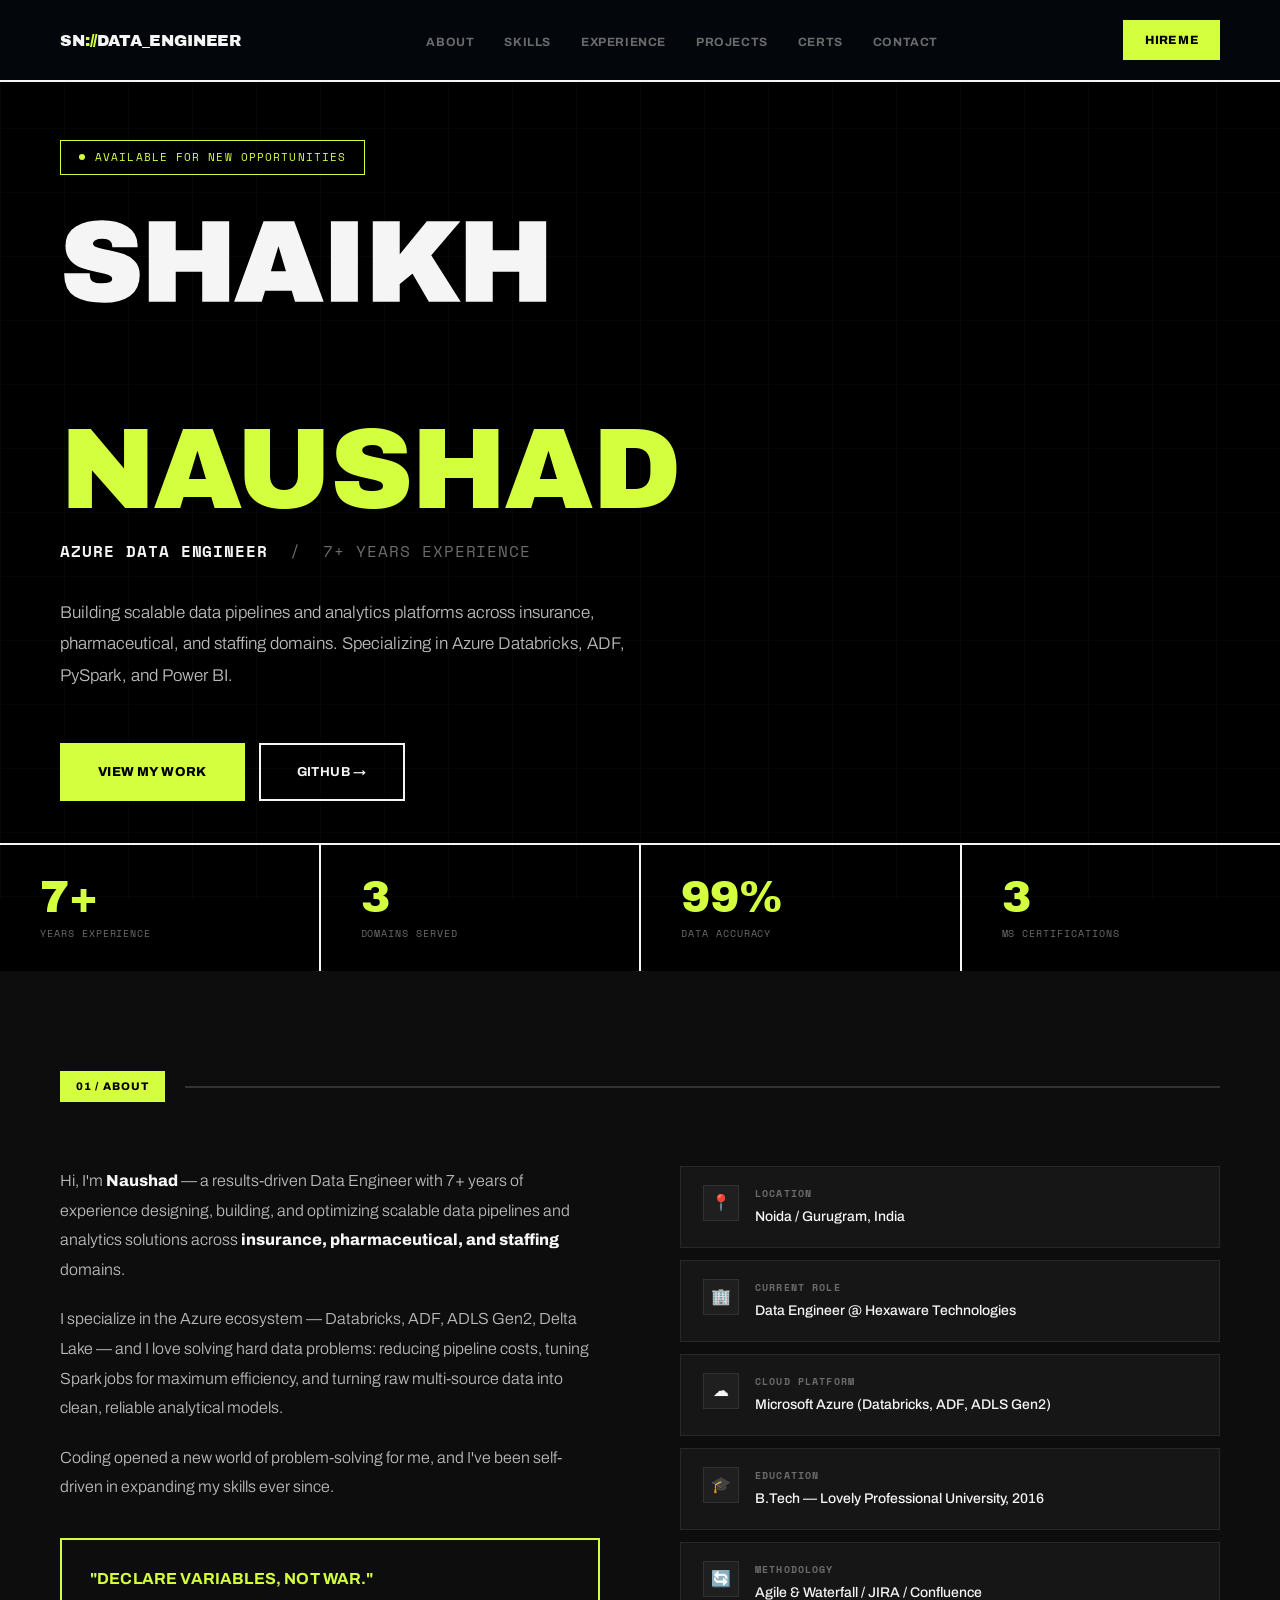
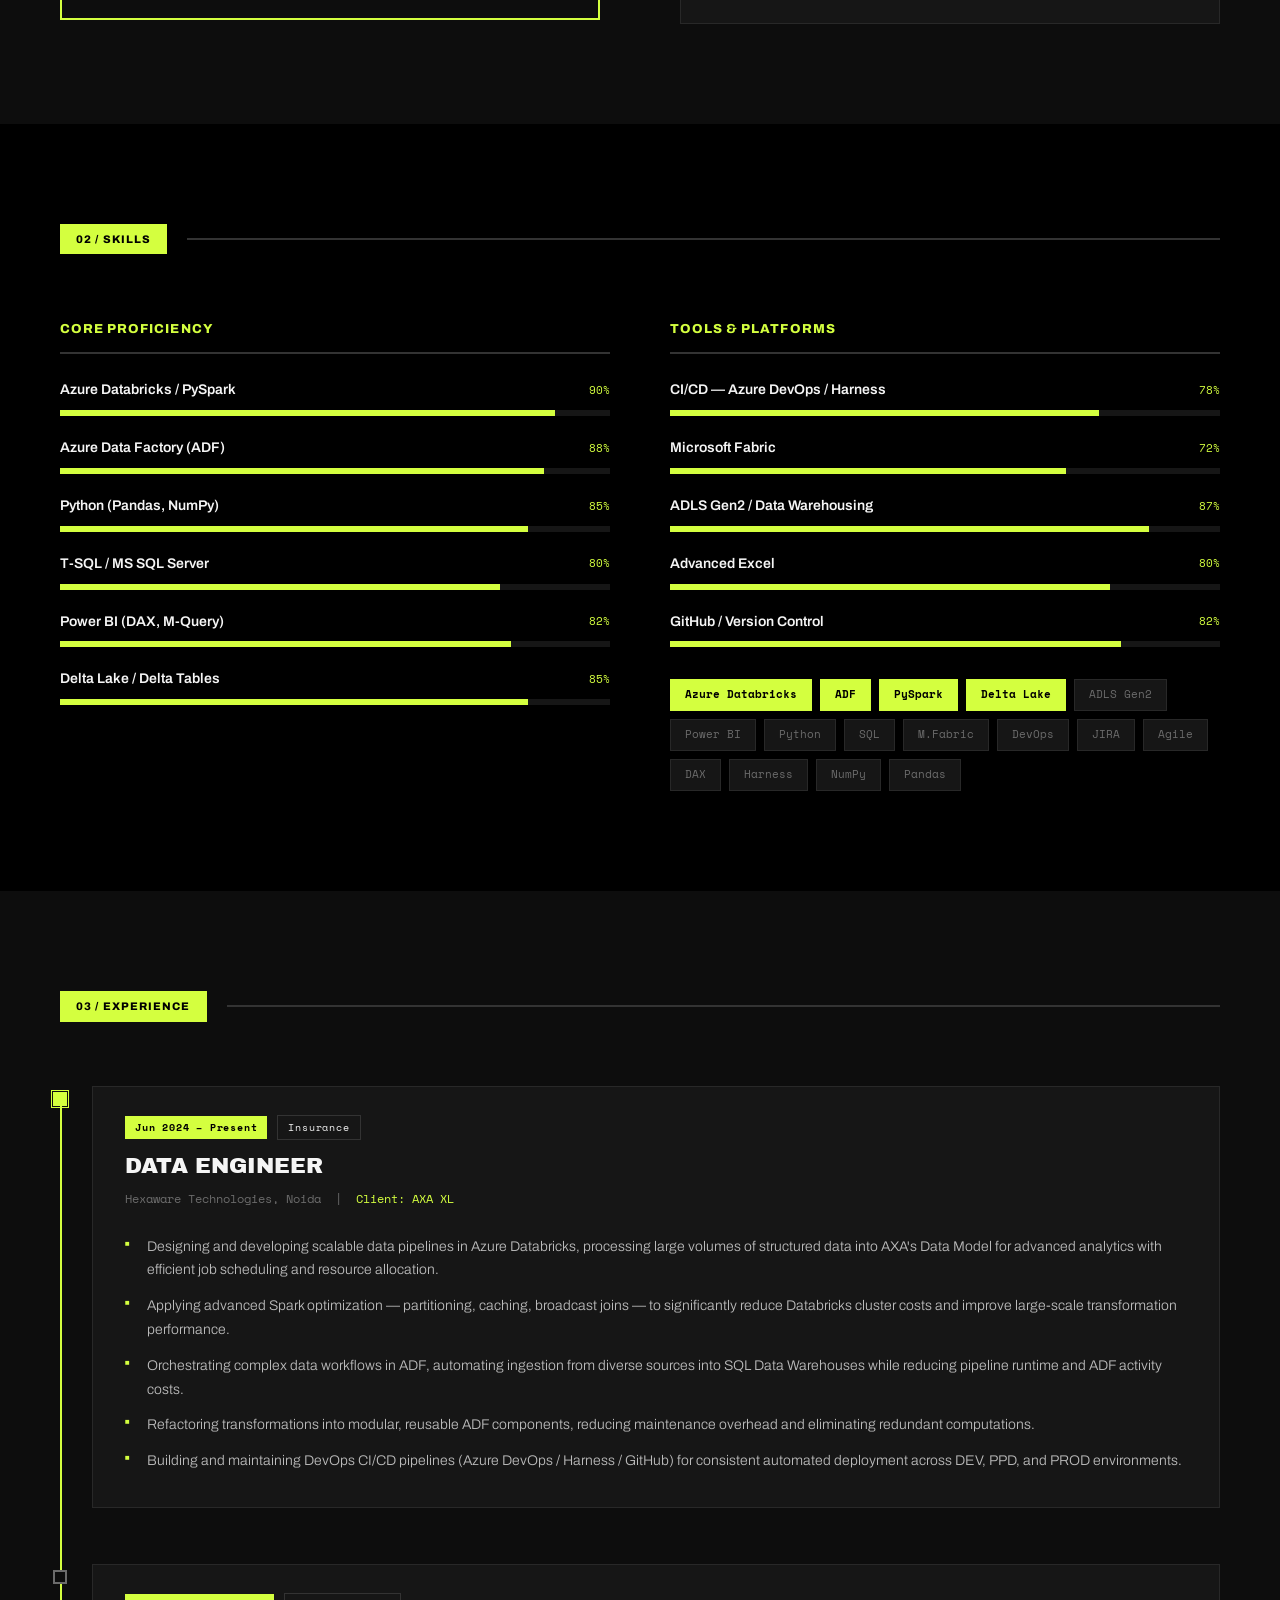
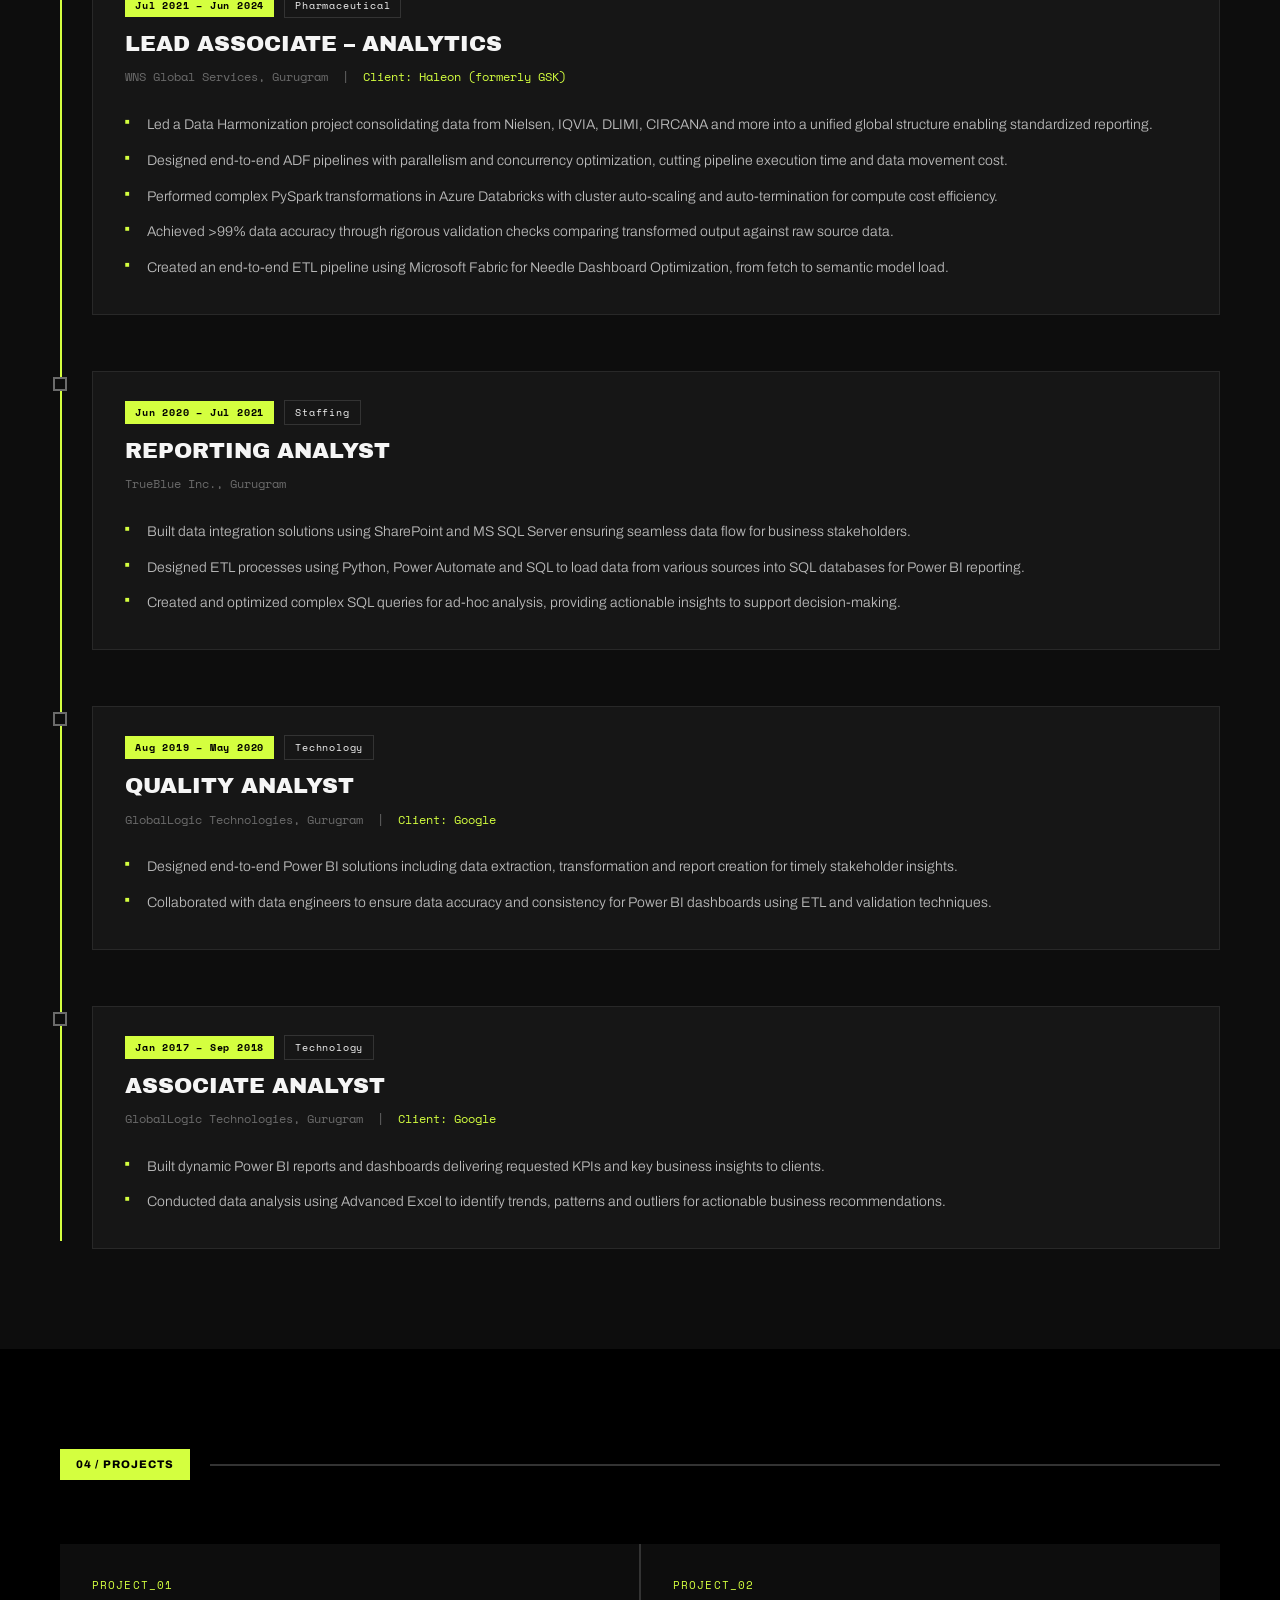
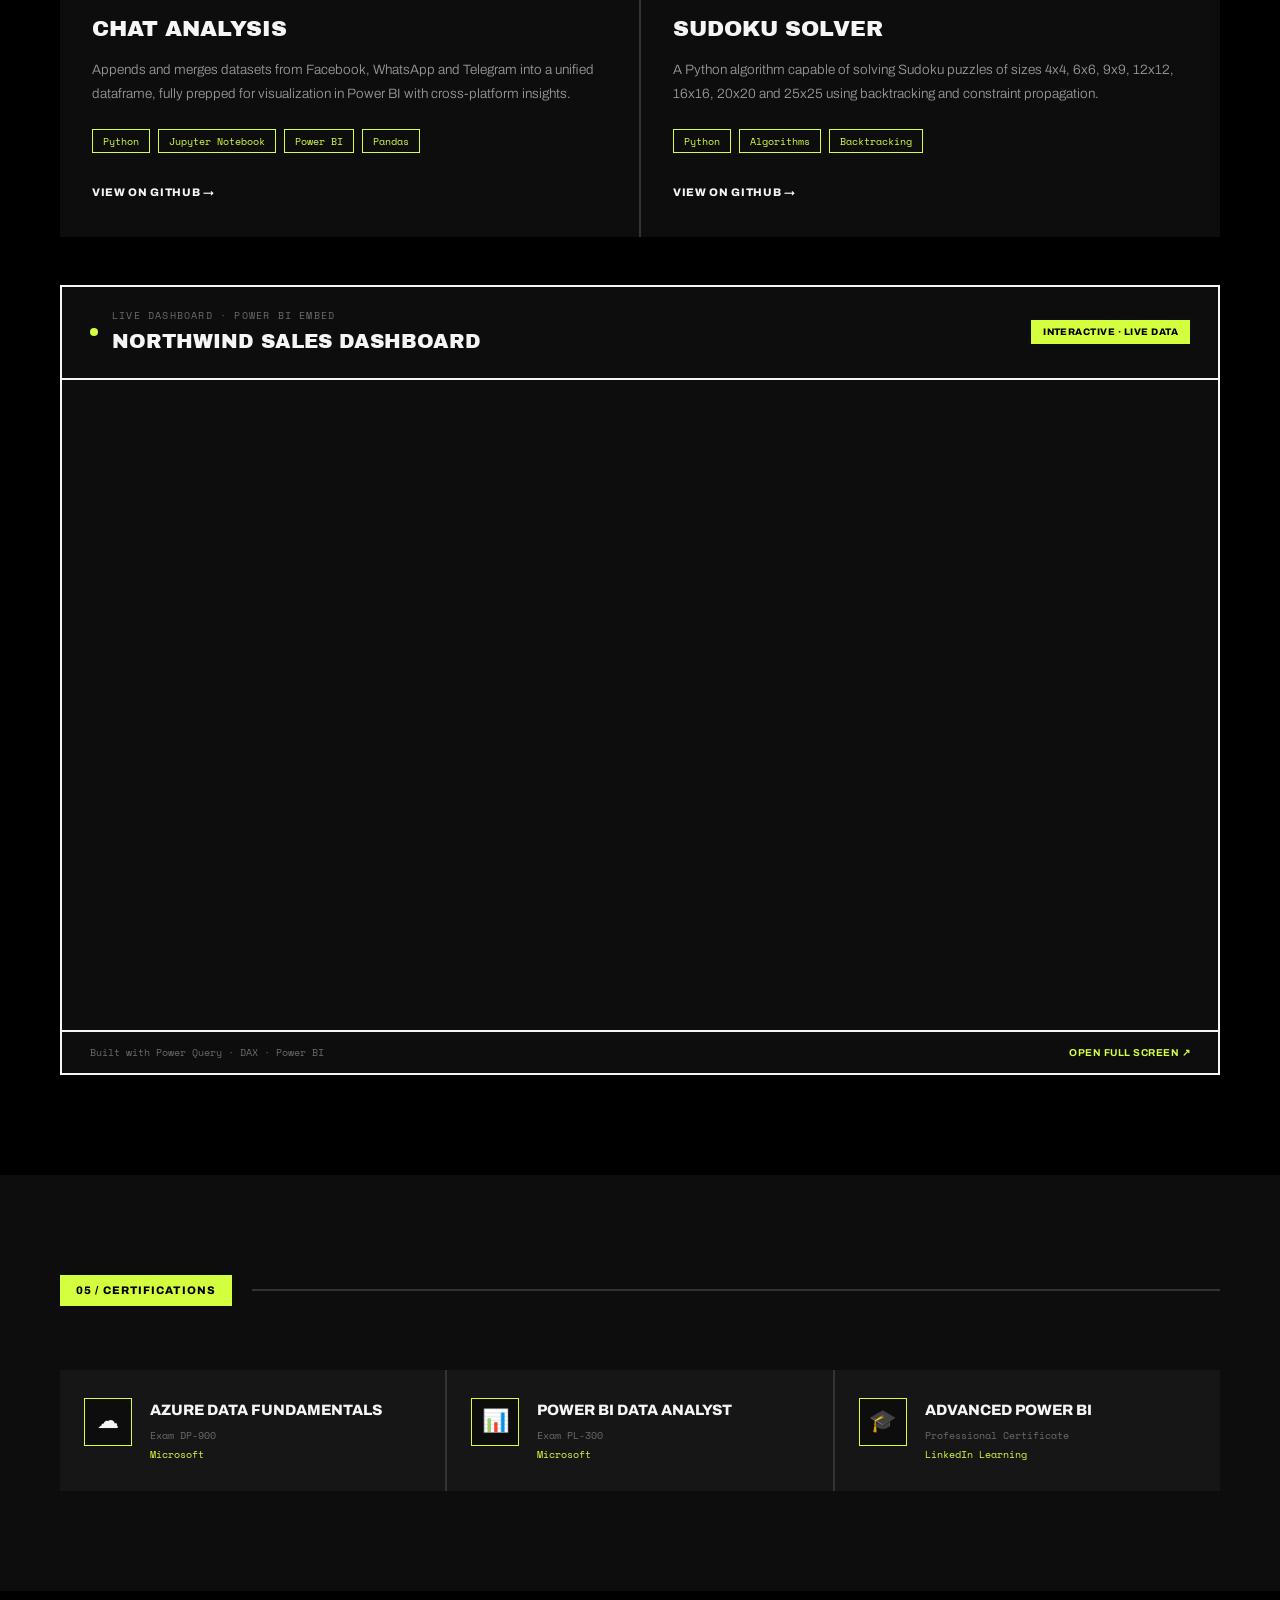
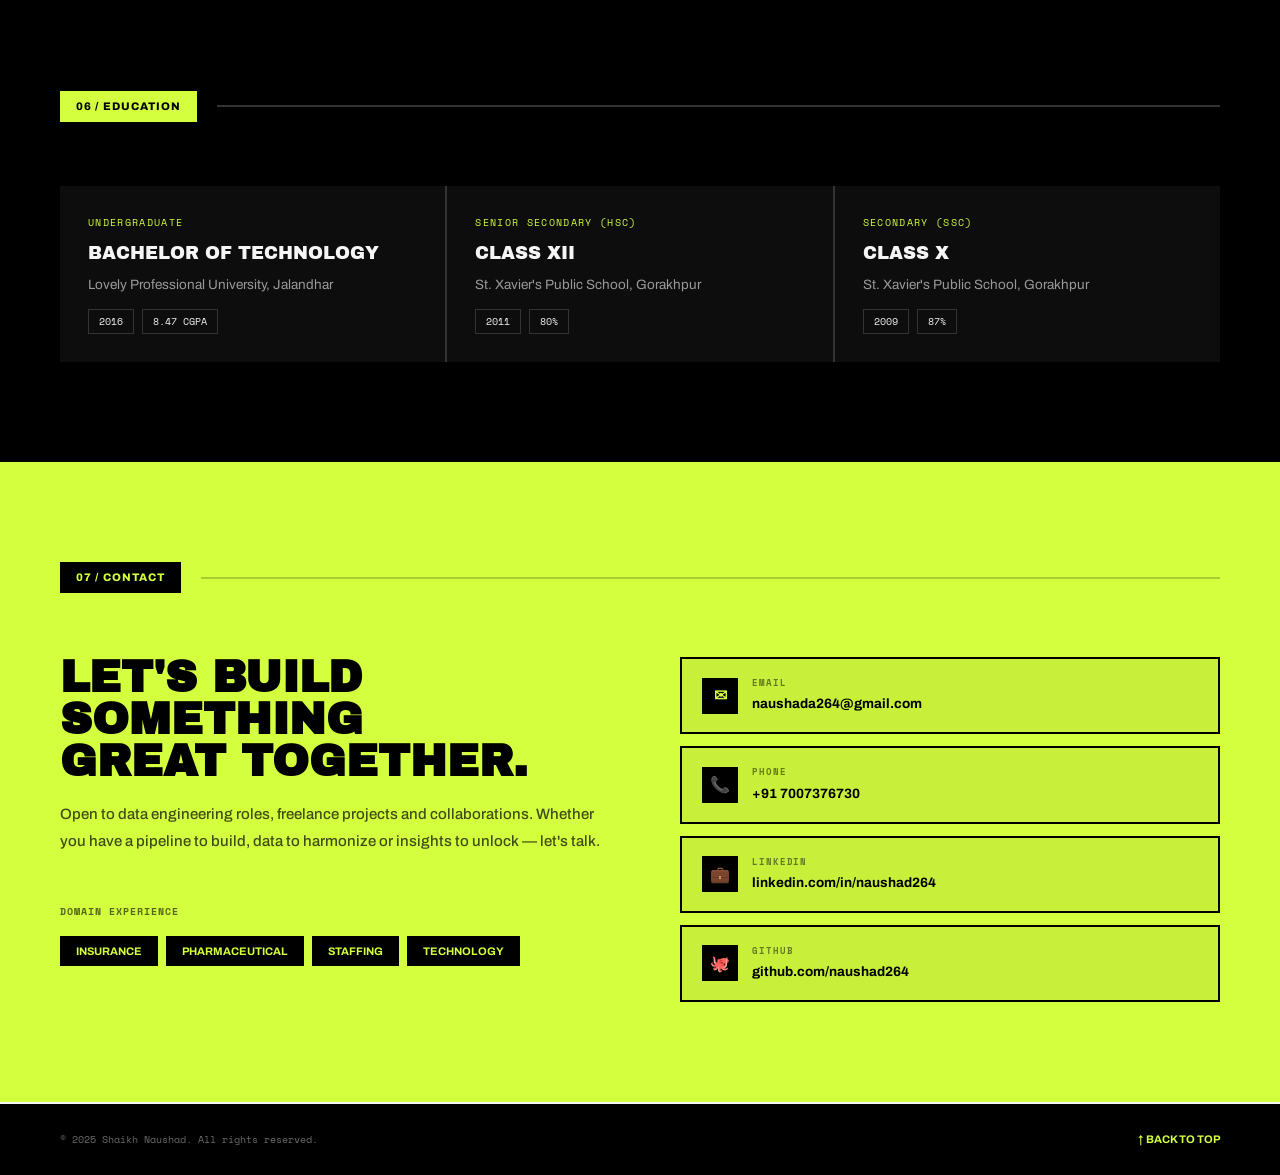
<file: index.html>
<!DOCTYPE html>
<html lang="en">
<head>
  <meta charset="UTF-8"/>
  <meta name="viewport" content="width=device-width, initial-scale=1.0"/>
  <title>Shaikh Naushad — Azure Data Engineer</title>
  <link rel="stylesheet" href="theme-arik-bold.css"/>
</head>
<body>
  <div class="glow-orb glow-orb-1"></div>
  <div class="glow-orb glow-orb-2"></div>

  <nav>
    <div class="nav-logo">SN<span>://</span>data_engineer</div>
    <ul class="nav-links">
      <li><a href="#about">About</a></li>
      <li><a href="#skills">Skills</a></li>
      <li><a href="#experience">Experience</a></li>
      <li><a href="#projects">Projects</a></li>
      <li><a href="#certifications">Certs</a></li>
      <li><a href="#contact">Contact</a></li>
    </ul>
    <a href="mailto:naushada264@gmail.com" class="nav-cta">Hire Me</a>
  </nav>

  <section class="hero">
    <div class="hero-content">
      <div class="hero-tag"><div class="hero-tag-dot"></div>Available for new opportunities</div>
      <h1 class="hero-name"><span class="first">Shaikh</span><br><span class="last">Naushad</span></h1>
      <p class="hero-role"><span class="highlight">Azure Data Engineer</span> &nbsp;/&nbsp; 7+ Years Experience</p>
      <p class="hero-desc">Building scalable data pipelines and analytics platforms across insurance, pharmaceutical, and staffing domains. Specializing in Azure Databricks, ADF, PySpark, and Power BI.</p>
      <div class="hero-actions">
        <a href="#experience" class="btn-primary">View My Work</a>
        <a href="https://github.com/naushada264" target="_blank" class="btn-ghost">GitHub &rarr;</a>
      </div>
    </div>
    <div class="hero-pipeline">
      <div class="pipe-node active">ADLS<br>Gen2</div>
      <div class="pipe-line"></div>
      <div class="pipe-node active">ADF</div>
      <div class="pipe-line"></div>
      <div class="pipe-node active">Spark</div>
      <div class="pipe-line"></div>
      <div class="pipe-node active">Delta<br>Lake</div>
      <div class="pipe-line"></div>
      <div class="pipe-node">Power<br>BI</div>
      <div class="pipe-label">PIPELINE FLOW</div>
    </div>
    <div class="hero-stats">
      <div class="hero-stat"><div class="hero-stat-num">7+</div><div class="hero-stat-label">Years Experience</div></div>
      <div class="hero-stat"><div class="hero-stat-num">3</div><div class="hero-stat-label">Domains Served</div></div>
      <div class="hero-stat"><div class="hero-stat-num">99%</div><div class="hero-stat-label">Data Accuracy</div></div>
      <div class="hero-stat"><div class="hero-stat-num">3</div><div class="hero-stat-label">MS Certifications</div></div>
    </div>
  </section>

  <section id="about">
    <div class="section-header reveal"><div class="section-tag">01 / About</div><div class="section-line"></div></div>
    <div class="about-grid">
      <div class="about-text reveal">
        <p>Hi, I'm <strong>Naushad</strong> — a results-driven Data Engineer with 7+ years of experience designing, building, and optimizing scalable data pipelines and analytics solutions across <strong>insurance, pharmaceutical, and staffing</strong> domains.</p>
        <p>I specialize in the Azure ecosystem — Databricks, ADF, ADLS Gen2, Delta Lake — and I love solving hard data problems: reducing pipeline costs, tuning Spark jobs for maximum efficiency, and turning raw multi-source data into clean, reliable analytical models.</p>
        <p>Coding opened a new world of problem-solving for me, and I've been self-driven in expanding my skills ever since.</p>
        <div class="about-quote"><p>"Declare variables, not war."</p></div>
      </div>
      <div class="about-info reveal">
        <div class="info-card"><div class="info-card-icon">&#128205;</div><div class="info-card-text"><h4>Location</h4><p>Noida / Gurugram, India</p></div></div>
        <div class="info-card"><div class="info-card-icon">&#127970;</div><div class="info-card-text"><h4>Current Role</h4><p>Data Engineer @ Hexaware Technologies</p></div></div>
        <div class="info-card"><div class="info-card-icon">&#9729;</div><div class="info-card-text"><h4>Cloud Platform</h4><p>Microsoft Azure (Databricks, ADF, ADLS Gen2)</p></div></div>
        <div class="info-card"><div class="info-card-icon">&#127891;</div><div class="info-card-text"><h4>Education</h4><p>B.Tech &mdash; Lovely Professional University, 2016</p></div></div>
        <div class="info-card"><div class="info-card-icon">&#128260;</div><div class="info-card-text"><h4>Methodology</h4><p>Agile &amp; Waterfall / JIRA / Confluence</p></div></div>
      </div>
    </div>
  </section>

  <section id="skills">
    <div class="section-header reveal"><div class="section-tag">02 / Skills</div><div class="section-line"></div></div>
    <div class="skills-layout">
      <div class="reveal">
        <div class="skills-group">
          <h3>Core Proficiency</h3>
          <div class="skill-bar-wrap"><div class="skill-bar-top"><span class="skill-name">Azure Databricks / PySpark</span><span class="skill-pct">90%</span></div><div class="skill-track"><div class="skill-fill" data-width="90"></div></div></div>
          <div class="skill-bar-wrap"><div class="skill-bar-top"><span class="skill-name">Azure Data Factory (ADF)</span><span class="skill-pct">88%</span></div><div class="skill-track"><div class="skill-fill" data-width="88"></div></div></div>
          <div class="skill-bar-wrap"><div class="skill-bar-top"><span class="skill-name">Python (Pandas, NumPy)</span><span class="skill-pct">85%</span></div><div class="skill-track"><div class="skill-fill" data-width="85"></div></div></div>
          <div class="skill-bar-wrap"><div class="skill-bar-top"><span class="skill-name">T-SQL / MS SQL Server</span><span class="skill-pct">80%</span></div><div class="skill-track"><div class="skill-fill" data-width="80"></div></div></div>
          <div class="skill-bar-wrap"><div class="skill-bar-top"><span class="skill-name">Power BI (DAX, M-Query)</span><span class="skill-pct">82%</span></div><div class="skill-track"><div class="skill-fill" data-width="82"></div></div></div>
          <div class="skill-bar-wrap"><div class="skill-bar-top"><span class="skill-name">Delta Lake / Delta Tables</span><span class="skill-pct">85%</span></div><div class="skill-track"><div class="skill-fill" data-width="85"></div></div></div>
        </div>
      </div>
      <div class="reveal">
        <div class="skills-group">
          <h3>Tools &amp; Platforms</h3>
          <div class="skill-bar-wrap"><div class="skill-bar-top"><span class="skill-name">CI/CD — Azure DevOps / Harness</span><span class="skill-pct">78%</span></div><div class="skill-track"><div class="skill-fill" data-width="78"></div></div></div>
          <div class="skill-bar-wrap"><div class="skill-bar-top"><span class="skill-name">Microsoft Fabric</span><span class="skill-pct">72%</span></div><div class="skill-track"><div class="skill-fill" data-width="72"></div></div></div>
          <div class="skill-bar-wrap"><div class="skill-bar-top"><span class="skill-name">ADLS Gen2 / Data Warehousing</span><span class="skill-pct">87%</span></div><div class="skill-track"><div class="skill-fill" data-width="87"></div></div></div>
          <div class="skill-bar-wrap"><div class="skill-bar-top"><span class="skill-name">Advanced Excel</span><span class="skill-pct">80%</span></div><div class="skill-track"><div class="skill-fill" data-width="80"></div></div></div>
          <div class="skill-bar-wrap"><div class="skill-bar-top"><span class="skill-name">GitHub / Version Control</span><span class="skill-pct">82%</span></div><div class="skill-track"><div class="skill-fill" data-width="82"></div></div></div>
        </div>
        <div class="tag-cloud">
          <span class="tag accent">Azure Databricks</span><span class="tag accent">ADF</span><span class="tag accent">PySpark</span><span class="tag accent">Delta Lake</span>
          <span class="tag">ADLS Gen2</span><span class="tag">Power BI</span><span class="tag">Python</span><span class="tag">SQL</span>
          <span class="tag">M.Fabric</span><span class="tag">DevOps</span><span class="tag">JIRA</span><span class="tag">Agile</span>
          <span class="tag">DAX</span><span class="tag">Harness</span><span class="tag">NumPy</span><span class="tag">Pandas</span>
        </div>
      </div>
    </div>
  </section>

  <section id="experience">
    <div class="section-header reveal"><div class="section-tag">03 / Experience</div><div class="section-line"></div></div>
    <div class="timeline">
      <div class="timeline-item current reveal">
        <div class="timeline-dot"></div>
        <div class="timeline-card">
          <div class="timeline-meta"><span class="timeline-period">Jun 2024 &ndash; Present</span><span class="timeline-domain">Insurance</span></div>
          <div class="timeline-role">Data Engineer</div>
          <div class="timeline-company">Hexaware Technologies, Noida &nbsp;|&nbsp; <span>Client: AXA XL</span></div>
          <ul class="timeline-points">
            <li>Designing and developing scalable data pipelines in Azure Databricks, processing large volumes of structured data into AXA's Data Model for advanced analytics with efficient job scheduling and resource allocation.</li>
            <li>Applying advanced Spark optimization — partitioning, caching, broadcast joins — to significantly reduce Databricks cluster costs and improve large-scale transformation performance.</li>
            <li>Orchestrating complex data workflows in ADF, automating ingestion from diverse sources into SQL Data Warehouses while reducing pipeline runtime and ADF activity costs.</li>
            <li>Refactoring transformations into modular, reusable ADF components, reducing maintenance overhead and eliminating redundant computations.</li>
            <li>Building and maintaining DevOps CI/CD pipelines (Azure DevOps / Harness / GitHub) for consistent automated deployment across DEV, PPD, and PROD environments.</li>
          </ul>
        </div>
      </div>
      <div class="timeline-item reveal">
        <div class="timeline-dot"></div>
        <div class="timeline-card">
          <div class="timeline-meta"><span class="timeline-period">Jul 2021 &ndash; Jun 2024</span><span class="timeline-domain">Pharmaceutical</span></div>
          <div class="timeline-role">Lead Associate &ndash; Analytics</div>
          <div class="timeline-company">WNS Global Services, Gurugram &nbsp;|&nbsp; <span>Client: Haleon (formerly GSK)</span></div>
          <ul class="timeline-points">
            <li>Led a Data Harmonization project consolidating data from Nielsen, IQVIA, DLIMI, CIRCANA and more into a unified global structure enabling standardized reporting.</li>
            <li>Designed end-to-end ADF pipelines with parallelism and concurrency optimization, cutting pipeline execution time and data movement cost.</li>
            <li>Performed complex PySpark transformations in Azure Databricks with cluster auto-scaling and auto-termination for compute cost efficiency.</li>
            <li>Achieved &gt;99% data accuracy through rigorous validation checks comparing transformed output against raw source data.</li>
            <li>Created an end-to-end ETL pipeline using Microsoft Fabric for Needle Dashboard Optimization, from fetch to semantic model load.</li>
          </ul>
        </div>
      </div>
      <div class="timeline-item reveal">
        <div class="timeline-dot"></div>
        <div class="timeline-card">
          <div class="timeline-meta"><span class="timeline-period">Jun 2020 &ndash; Jul 2021</span><span class="timeline-domain">Staffing</span></div>
          <div class="timeline-role">Reporting Analyst</div>
          <div class="timeline-company">TrueBlue Inc., Gurugram</div>
          <ul class="timeline-points">
            <li>Built data integration solutions using SharePoint and MS SQL Server ensuring seamless data flow for business stakeholders.</li>
            <li>Designed ETL processes using Python, Power Automate and SQL to load data from various sources into SQL databases for Power BI reporting.</li>
            <li>Created and optimized complex SQL queries for ad-hoc analysis, providing actionable insights to support decision-making.</li>
          </ul>
        </div>
      </div>
      <div class="timeline-item reveal">
        <div class="timeline-dot"></div>
        <div class="timeline-card">
          <div class="timeline-meta"><span class="timeline-period">Aug 2019 &ndash; May 2020</span><span class="timeline-domain">Technology</span></div>
          <div class="timeline-role">Quality Analyst</div>
          <div class="timeline-company">GlobalLogic Technologies, Gurugram &nbsp;|&nbsp; <span>Client: Google</span></div>
          <ul class="timeline-points">
            <li>Designed end-to-end Power BI solutions including data extraction, transformation and report creation for timely stakeholder insights.</li>
            <li>Collaborated with data engineers to ensure data accuracy and consistency for Power BI dashboards using ETL and validation techniques.</li>
          </ul>
        </div>
      </div>
      <div class="timeline-item reveal">
        <div class="timeline-dot"></div>
        <div class="timeline-card">
          <div class="timeline-meta"><span class="timeline-period">Jan 2017 &ndash; Sep 2018</span><span class="timeline-domain">Technology</span></div>
          <div class="timeline-role">Associate Analyst</div>
          <div class="timeline-company">GlobalLogic Technologies, Gurugram &nbsp;|&nbsp; <span>Client: Google</span></div>
          <ul class="timeline-points">
            <li>Built dynamic Power BI reports and dashboards delivering requested KPIs and key business insights to clients.</li>
            <li>Conducted data analysis using Advanced Excel to identify trends, patterns and outliers for actionable business recommendations.</li>
          </ul>
        </div>
      </div>
    </div>
  </section>

  <section id="projects">
    <div class="section-header reveal"><div class="section-tag">04 / Projects</div><div class="section-line"></div></div>
    <div class="projects-grid">
      <div class="project-card reveal">
        <div class="project-num">PROJECT_01</div>
        <div class="project-title">Chat Analysis</div>
        <div class="project-desc">Appends and merges datasets from Facebook, WhatsApp and Telegram into a unified dataframe, fully prepped for visualization in Power BI with cross-platform insights.</div>
        <div class="project-tech"><span>Python</span><span>Jupyter Notebook</span><span>Power BI</span><span>Pandas</span></div>
        <a href="https://github.com/naushada264/Projects" target="_blank" class="project-link">View on GitHub &rarr;</a>
      </div>
      <div class="project-card reveal">
        <div class="project-num">PROJECT_02</div>
        <div class="project-title">Sudoku Solver</div>
        <div class="project-desc">A Python algorithm capable of solving Sudoku puzzles of sizes 4x4, 6x6, 9x9, 12x12, 16x16, 20x20 and 25x25 using backtracking and constraint propagation.</div>
        <div class="project-tech"><span>Python</span><span>Algorithms</span><span>Backtracking</span></div>
        <a href="https://github.com/naushada264/Projects" target="_blank" class="project-link">View on GitHub &rarr;</a>
      </div>
    </div>
    <div class="powerbi-wrap reveal">
      <div class="powerbi-header">
        <div class="powerbi-header-left"><div class="powerbi-dot"></div><div><div class="powerbi-label">Live Dashboard &middot; Power BI Embed</div><div class="powerbi-title">Northwind Sales Dashboard</div></div></div>
        <span class="powerbi-badge">Interactive &middot; Live Data</span>
      </div>
      <div class="powerbi-frame-wrap">
        <iframe src="https://app.powerbi.com/view?r=eyJrIjoiOTk0ODliZDAtZjI4ZC00MWQ4LTk5NDMtNGQzOTIyZDhjOGFmIiwidCI6IjljMDliYTBlLTE1YjQtNDVhNS04MGNkLTZiZGNiMTNlNzEyMCJ9" allowfullscreen title="Northwind Power BI Dashboard"></iframe>
      </div>
      <div class="powerbi-footer">
        <p>Built with Power Query &middot; DAX &middot; Power BI</p>
        <a href="https://app.powerbi.com/view?r=eyJrIjoiOTk0ODliZDAtZjI4ZC00MWQ4LTk5NDMtNGQzOTIyZDhjOGFmIiwidCI6IjljMDliYTBlLTE1YjQtNDVhNS04MGNkLTZiZGNiMTNlNzEyMCJ9" target="_blank" class="powerbi-fullscreen">Open full screen &nearr;</a>
      </div>
    </div>
  </section>

  <section id="certifications">
    <div class="section-header reveal"><div class="section-tag">05 / Certifications</div><div class="section-line"></div></div>
    <div class="certs-grid">
      <div class="cert-card reveal"><div class="cert-badge">&#9729;</div><div class="cert-info"><h4>Azure Data Fundamentals</h4><p>Exam DP-900</p><p class="cert-issuer">Microsoft</p></div></div>
      <div class="cert-card reveal"><div class="cert-badge">&#128202;</div><div class="cert-info"><h4>Power BI Data Analyst</h4><p>Exam PL-300</p><p class="cert-issuer">Microsoft</p></div></div>
      <div class="cert-card reveal"><div class="cert-badge">&#127891;</div><div class="cert-info"><h4>Advanced Power BI</h4><p>Professional Certificate</p><p class="cert-issuer">LinkedIn Learning</p></div></div>
    </div>
  </section>

  <section id="education">
    <div class="section-header reveal"><div class="section-tag">06 / Education</div><div class="section-line"></div></div>
    <div class="edu-grid">
      <div class="edu-card reveal"><div class="edu-type">Undergraduate</div><div class="edu-degree">Bachelor of Technology</div><div class="edu-school">Lovely Professional University, Jalandhar</div><div class="edu-meta"><span class="edu-badge">2016</span><span class="edu-badge">8.47 CGPA</span></div></div>
      <div class="edu-card reveal"><div class="edu-type">Senior Secondary (HSC)</div><div class="edu-degree">Class XII</div><div class="edu-school">St. Xavier's Public School, Gorakhpur</div><div class="edu-meta"><span class="edu-badge">2011</span><span class="edu-badge">80%</span></div></div>
      <div class="edu-card reveal"><div class="edu-type">Secondary (SSC)</div><div class="edu-degree">Class X</div><div class="edu-school">St. Xavier's Public School, Gorakhpur</div><div class="edu-meta"><span class="edu-badge">2009</span><span class="edu-badge">87%</span></div></div>
    </div>
  </section>

  <section id="contact">
    <div class="section-header reveal"><div class="section-tag">07 / Contact</div><div class="section-line"></div></div>
    <div class="contact-inner">
      <div class="reveal">
        <div class="contact-text">
          <h3>Let's build something<br>great together.</h3>
          <p>Open to data engineering roles, freelance projects and collaborations. Whether you have a pipeline to build, data to harmonize or insights to unlock &mdash; let's talk.</p>
        </div>
        <div class="contact-domains">
          <h4>Domain Experience</h4>
          <div class="domain-tags"><span class="domain-tag">Insurance</span><span class="domain-tag">Pharmaceutical</span><span class="domain-tag">Staffing</span><span class="domain-tag">Technology</span></div>
        </div>
      </div>
      <div class="contact-links reveal">
        <a href="mailto:naushada264@gmail.com" class="contact-link"><div class="contact-link-icon">&#9993;</div><div class="contact-link-body"><h4>Email</h4><span>naushada264@gmail.com</span></div></a>
        <a href="tel:+917007376730" class="contact-link"><div class="contact-link-icon">&#128222;</div><div class="contact-link-body"><h4>Phone</h4><span>+91 7007376730</span></div></a>
        <a href="https://linkedin.com/in/naushad264" target="_blank" class="contact-link"><div class="contact-link-icon">&#128188;</div><div class="contact-link-body"><h4>LinkedIn</h4><span>linkedin.com/in/naushad264</span></div></a>
        <a href="https://github.com/naushad264" target="_blank" class="contact-link"><div class="contact-link-icon">&#128025;</div><div class="contact-link-body"><h4>GitHub</h4><span>github.com/naushad264</span></div></a>
      </div>
    </div>
  </section>

  <footer>
    <div class="footer-copy">&copy; 2025 Shaikh Naushad. All rights reserved.</div>
    <a href="#" class="footer-back">&uarr; Back to top</a>
  </footer>

  <script>
    var reveals = document.querySelectorAll('.reveal');
    var observer = new IntersectionObserver(function(entries) {
      entries.forEach(function(entry) {
        if (entry.isIntersecting) {
          var siblings = Array.from(entry.target.parentElement.querySelectorAll('.reveal'));
          entry.target.style.transitionDelay = (siblings.indexOf(entry.target) * 0.08) + 's';
          entry.target.classList.add('visible');
          observer.unobserve(entry.target);
        }
      });
    }, { threshold: 0.12 });
    reveals.forEach(function(el) { observer.observe(el); });

    var skillFills = document.querySelectorAll('.skill-fill');
    var skillObserver = new IntersectionObserver(function(entries) {
      entries.forEach(function(entry) {
        if (entry.isIntersecting) {
          entry.target.style.width = entry.target.dataset.width + '%';
          skillObserver.unobserve(entry.target);
        }
      });
    }, { threshold: 0.3 });
    skillFills.forEach(function(f) { skillObserver.observe(f); });

    var nav = document.querySelector('nav');
    window.addEventListener('scroll', function() {
      nav.style.padding = window.scrollY > 60 ? '12px 60px' : '20px 60px';
      nav.style.background = window.scrollY > 60 ? 'rgba(4,9,15,0.97)' : 'rgba(4,9,15,0.82)';
    });
  </script>
</body>
</html>
</file>
<file: theme-arik-bold.css>
/* ═══════════════════════════════════════════
   THEME: ARIK BOLD  |  theme-arik-bold.css
   Inspired by: "Arik" Framer template
   Aesthetic: Bold typography, modular grid, high-contrast dark w/ lime accent
   Fonts: Archivo Black (display) + Archivo (body)
═══════════════════════════════════════════ */

@import url('https://fonts.googleapis.com/css2?family=Archivo+Black&family=Archivo:wght@300;400;500;600;700;800&family=Space+Mono:wght@400;700&display=swap');

*, *::before, *::after { box-sizing: border-box; margin: 0; padding: 0; }

:root {
  --bg:       #000000;
  --bg2:      #0d0d0d;
  --bg3:      #161616;
  --bg4:      #1f1f1f;
  --lime:     #d4ff3f;
  --lime-dim: #9fbf30;
  --white:    #f5f5f5;
  --muted:    #6b6b6b;
  --faint:    #333333;
  --border:   rgba(212,255,63,0.18);
  --border2:  rgba(255,255,255,0.08);
  --radius:   0px;
}

html { scroll-behavior: smooth; }

body {
  background: var(--bg);
  color: var(--white);
  font-family: 'Archivo', sans-serif;
  font-size: 16px;
  line-height: 1.7;
  overflow-x: hidden;
}

body::before {
  content: '';
  position: fixed; inset: 0;
  background-image:
    linear-gradient(rgba(255,255,255,0.025) 1px, transparent 1px),
    linear-gradient(90deg, rgba(255,255,255,0.025) 1px, transparent 1px);
  background-size: 64px 64px;
  pointer-events: none;
  z-index: 0;
}

::-webkit-scrollbar { width: 8px; }
::-webkit-scrollbar-track { background: var(--bg2); }
::-webkit-scrollbar-thumb { background: var(--lime-dim); }

.glow-orb { display: none; }

/* NAV */
nav {
  position: fixed; top: 0; left: 0; right: 0; z-index: 999;
  display: flex; align-items: center; justify-content: space-between;
  padding: 22px 60px;
  background: rgba(0,0,0,0.9);
  border-bottom: 2px solid var(--white);
  transition: padding 0.3s;
}
.nav-logo { font-family: 'Archivo Black', sans-serif; font-size: 16px; color: var(--white); text-transform: uppercase; letter-spacing: -0.01em; }
.nav-logo span { color: var(--lime); }
.nav-links { display: flex; gap: 30px; list-style: none; }
.nav-links a { font-family: 'Archivo', sans-serif; font-size: 12px; font-weight: 700; letter-spacing: 0.05em; text-transform: uppercase; color: var(--muted); text-decoration: none; transition: color 0.15s; }
.nav-links a:hover { color: var(--lime); }
.nav-cta { font-family: 'Archivo', sans-serif; font-size: 12px; font-weight: 800; letter-spacing: 0.02em; text-transform: uppercase; color: var(--bg); background: var(--lime); border: none; padding: 10px 22px; text-decoration: none; transition: background 0.15s; }
.nav-cta:hover { background: var(--white); }

/* HERO */
.hero { position: relative; min-height: 100vh; display: flex; align-items: center; padding: 140px 60px 170px; z-index: 1; }
.hero-content { max-width: 900px; }
.hero-tag { display: inline-flex; align-items: center; gap: 10px; font-family: 'Space Mono', monospace; font-size: 11px; letter-spacing: 0.1em; text-transform: uppercase; color: var(--lime); border: 1px solid var(--lime); padding: 7px 18px; margin-bottom: 36px; animation: fadeUp 0.6s ease both; }
.hero-tag-dot { width: 6px; height: 6px; border-radius: 50%; background: var(--lime); animation: pulse 2s infinite; }
h1.hero-name { font-family: 'Archivo Black', sans-serif; font-size: clamp(56px, 9vw, 118px); font-weight: 400; line-height: 0.9; letter-spacing: -0.02em; text-transform: uppercase; margin-bottom: 16px; animation: fadeUp 0.7s 0.1s ease both; }
h1.hero-name .first { color: var(--white); display: block; -webkit-text-stroke: 1.5px var(--white); }
h1.hero-name .last { color: var(--lime); display: block; }
.hero-role { font-family: 'Space Mono', monospace; font-size: clamp(13px, 1.6vw, 16px); color: var(--muted); margin-bottom: 32px; animation: fadeUp 0.7s 0.2s ease both; text-transform: uppercase; letter-spacing: 0.06em; }
.hero-role .highlight { color: var(--white); font-weight: 700; }
.hero-desc { font-size: 17px; font-weight: 300; color: #bbb; max-width: 600px; line-height: 1.85; margin-bottom: 52px; animation: fadeUp 0.7s 0.3s ease both; }
.hero-actions { display: flex; gap: 14px; flex-wrap: wrap; animation: fadeUp 0.7s 0.4s ease both; }
.btn-primary { font-family: 'Archivo', sans-serif; font-size: 13px; font-weight: 800; letter-spacing: 0.03em; text-transform: uppercase; color: var(--bg); background: var(--lime); border: 2px solid var(--lime); padding: 16px 36px; text-decoration: none; transition: background 0.15s, transform 0.15s; display: inline-block; }
.btn-primary:hover { background: var(--white); border-color: var(--white); transform: translate(-2px, -2px); }
.btn-ghost { font-family: 'Archivo', sans-serif; font-size: 13px; font-weight: 700; letter-spacing: 0.03em; text-transform: uppercase; color: var(--white); background: transparent; border: 2px solid var(--white); padding: 16px 36px; text-decoration: none; transition: border-color 0.15s, color 0.15s, transform 0.15s; display: inline-block; }
.btn-ghost:hover { border-color: var(--lime); color: var(--lime); transform: translate(-2px, -2px); }

.hero-pipeline { display: none; }

/* HERO STATS */
.hero-stats { position: absolute; bottom: 0; left: 0; right: 0; display: flex; border-top: 2px solid var(--white); z-index: 1; animation: fadeUp 0.8s 0.5s ease both; }
.hero-stat { flex: 1; padding: 30px 40px; border-right: 2px solid var(--white); }
.hero-stat:last-child { border-right: none; }
.hero-stat-num { font-family: 'Archivo Black', sans-serif; font-size: 44px; color: var(--lime); line-height: 1; margin-bottom: 6px; }
.hero-stat-label { font-family: 'Space Mono', monospace; font-size: 9.5px; letter-spacing: 0.1em; text-transform: uppercase; color: var(--muted); }

/* SECTIONS */
section { position: relative; z-index: 1; padding: 100px 60px; }
.section-header { display: flex; align-items: center; gap: 20px; margin-bottom: 64px; }
.section-tag { font-family: 'Archivo', sans-serif; font-size: 11px; font-weight: 800; letter-spacing: 0.1em; text-transform: uppercase; color: var(--bg); background: var(--lime); padding: 6px 16px; white-space: nowrap; }
.section-line { flex: 1; height: 2px; background: var(--faint); }

/* ABOUT */
#about { background: var(--bg2); }
.about-grid { display: grid; grid-template-columns: 1fr 1fr; gap: 80px; align-items: start; }
.about-text p { font-size: 16px; font-weight: 300; color: #bbb; margin-bottom: 20px; line-height: 1.85; }
.about-text p strong { color: var(--white); font-weight: 800; }
.about-quote { margin-top: 36px; padding: 24px 28px; border: 2px solid var(--lime); }
.about-quote p { font-family: 'Archivo', sans-serif; font-weight: 700; font-size: 16px; color: var(--lime); margin-bottom: 0; text-transform: uppercase; letter-spacing: 0.01em; }
.about-info { display: flex; flex-direction: column; gap: 12px; }
.info-card { background: var(--bg3); border: 1px solid var(--border2); padding: 18px 22px; display: flex; align-items: flex-start; gap: 16px; transition: border-color 0.15s; }
.info-card:hover { border-color: var(--lime); }
.info-card-icon { width: 36px; height: 36px; background: var(--bg4); border: 1px solid var(--border2); display: flex; align-items: center; justify-content: center; font-size: 16px; flex-shrink: 0; }
.info-card-text h4 { font-family: 'Space Mono', monospace; font-size: 9.5px; letter-spacing: 0.12em; text-transform: uppercase; color: var(--muted); margin-bottom: 4px; }
.info-card-text p { font-size: 14px; color: var(--white); font-weight: 500; }

/* SKILLS */
#skills { background: var(--bg); }
.skills-layout { display: grid; grid-template-columns: 1fr 1fr; gap: 60px; }
.skills-group h3 { font-family: 'Archivo', sans-serif; font-size: 13px; font-weight: 800; letter-spacing: 0.08em; text-transform: uppercase; color: var(--lime); margin-bottom: 24px; padding-bottom: 12px; border-bottom: 2px solid var(--faint); }
.skill-bar-wrap { margin-bottom: 20px; }
.skill-bar-top { display: flex; justify-content: space-between; align-items: center; margin-bottom: 8px; }
.skill-name { font-size: 14px; font-weight: 600; color: var(--white); }
.skill-pct { font-family: 'Space Mono', monospace; font-size: 11px; color: var(--lime); }
.skill-track { height: 6px; background: var(--bg3); overflow: hidden; }
.skill-fill { height: 100%; background: var(--lime); width: 0; transition: width 1.2s cubic-bezier(.4,0,.2,1); }
.tag-cloud { display: flex; flex-wrap: wrap; gap: 8px; margin-top: 32px; }
.tag { font-family: 'Space Mono', monospace; font-size: 10.5px; color: var(--muted); background: var(--bg3); border: 1px solid var(--border2); padding: 6px 14px; transition: border-color 0.15s, color 0.15s; }
.tag:hover { border-color: var(--lime); color: var(--lime); }
.tag.accent { color: var(--bg); background: var(--lime); border-color: var(--lime); font-weight: 700; }

/* EXPERIENCE */
#experience { background: var(--bg2); }
.timeline { position: relative; padding-left: 32px; }
.timeline::before { content: ''; position: absolute; left: 0; top: 8px; bottom: 8px; width: 2px; background: var(--lime); }
.timeline-item { position: relative; margin-bottom: 56px; }
.timeline-item:last-child { margin-bottom: 0; }
.timeline-dot { position: absolute; left: -39px; top: 6px; width: 14px; height: 14px; background: var(--bg2); border: 2px solid var(--muted); }
.timeline-item.current .timeline-dot { border-color: var(--lime); background: var(--lime); }
.timeline-item.current .timeline-dot::after { content: ''; position: absolute; inset: -4px; border: 1px solid var(--lime); animation: pulse 2s infinite; }
.timeline-card { background: var(--bg3); border: 1px solid var(--border2); padding: 28px 32px; transition: border-color 0.15s; }
.timeline-card:hover { border-color: var(--lime); }
.timeline-meta { display: flex; flex-wrap: wrap; align-items: center; gap: 10px; margin-bottom: 8px; }
.timeline-period { font-family: 'Space Mono', monospace; font-size: 10px; letter-spacing: 0.08em; color: var(--bg); background: var(--lime); padding: 3px 10px; font-weight: 700; }
.timeline-domain { font-family: 'Space Mono', monospace; font-size: 10px; letter-spacing: 0.08em; color: var(--white); border: 1px solid var(--faint); padding: 3px 10px; }
.timeline-role { font-family: 'Archivo Black', sans-serif; font-size: 22px; font-weight: 400; color: var(--white); margin-bottom: 4px; text-transform: uppercase; }
.timeline-company { font-family: 'Space Mono', monospace; font-size: 11.5px; color: var(--muted); margin-bottom: 20px; }
.timeline-company span { color: var(--lime); }
.timeline-points { list-style: none; padding: 0; }
.timeline-points li {
  font-size: 14px;
  font-weight: 300;
  color: #bbb;
  padding: 6px 0 6px 22px;
  position: relative;
  line-height: 1.7;
}
.timeline-points li::before {
  content: '\25A0';
  position: absolute;
  left: 0;
  top: 8px;
  color: var(--lime);
  font-size: 8px;
}

/* PROJECTS */
#projects { background: var(--bg); }
.projects-grid { display: grid; grid-template-columns: repeat(auto-fit, minmax(320px, 1fr)); gap: 2px; margin-bottom: 48px; background: var(--faint); }
.project-card { background: var(--bg2); border: none; padding: 32px; position: relative; overflow: hidden; transition: background 0.2s; }
.project-card:hover { background: var(--bg3); }
.project-num { font-family: 'Space Mono', monospace; font-size: 11px; color: var(--lime); letter-spacing: 0.1em; margin-bottom: 16px; }
.project-title { font-family: 'Archivo Black', sans-serif; font-size: 22px; color: var(--white); margin-bottom: 10px; text-transform: uppercase; }
.project-desc { font-size: 13.5px; font-weight: 300; color: #999; line-height: 1.75; margin-bottom: 24px; }
.project-tech { display: flex; flex-wrap: wrap; gap: 8px; margin-bottom: 24px; }
.project-tech span { font-family: 'Space Mono', monospace; font-size: 9.5px; color: var(--lime); border: 1px solid var(--lime); padding: 3px 10px; }
.project-link { font-family: 'Archivo', sans-serif; font-size: 11px; font-weight: 800; letter-spacing: 0.06em; text-transform: uppercase; color: var(--white); text-decoration: none; transition: color 0.15s; }
.project-link:hover { color: var(--lime); }

/* POWER BI */
.powerbi-wrap { background: var(--bg2); border: 2px solid var(--white); overflow: hidden; }
.powerbi-header { display: flex; align-items: center; justify-content: space-between; padding: 20px 28px; border-bottom: 2px solid var(--white); flex-wrap: wrap; gap: 12px; }
.powerbi-header-left { display: flex; align-items: center; gap: 14px; }
.powerbi-dot { width: 8px; height: 8px; border-radius: 50%; background: var(--lime); animation: pulse 2s infinite; }
.powerbi-label { font-family: 'Space Mono', monospace; font-size: 10px; letter-spacing: 0.12em; text-transform: uppercase; color: var(--muted); }
.powerbi-title { font-family: 'Archivo Black', sans-serif; font-size: 20px; color: var(--white); text-transform: uppercase; }
.powerbi-badge { font-family: 'Archivo', sans-serif; font-size: 9.5px; font-weight: 800; letter-spacing: 0.05em; text-transform: uppercase; color: var(--bg); background: var(--lime); padding: 4px 12px; }
.powerbi-frame-wrap { position: relative; width: 100%; padding-bottom: 56.25%; height: 0; overflow: hidden; }
.powerbi-frame-wrap iframe { position: absolute; top: 0; left: 0; width: 100%; height: 100%; border: none; display: block; }
.powerbi-footer { padding: 12px 28px; border-top: 2px solid var(--white); display: flex; align-items: center; justify-content: space-between; flex-wrap: wrap; gap: 8px; }
.powerbi-footer p { font-family: 'Space Mono', monospace; font-size: 9.5px; color: var(--muted); }
.powerbi-fullscreen { font-family: 'Archivo', sans-serif; font-size: 10px; font-weight: 700; letter-spacing: 0.05em; text-transform: uppercase; color: var(--lime); text-decoration: none; transition: color 0.15s; }
.powerbi-fullscreen:hover { color: var(--white); }

/* CERTS */
#certifications { background: var(--bg2); }
.certs-grid { display: grid; grid-template-columns: repeat(auto-fit, minmax(260px, 1fr)); gap: 2px; background: var(--faint); }
.cert-card { background: var(--bg3); border: none; padding: 28px 24px; display: flex; align-items: flex-start; gap: 18px; transition: background 0.15s; }
.cert-card:hover { background: var(--bg4); }
.cert-badge { width: 48px; height: 48px; background: var(--bg2); border: 1px solid var(--lime); display: flex; align-items: center; justify-content: center; font-size: 22px; flex-shrink: 0; }
.cert-info h4 { font-family: 'Archivo', sans-serif; font-size: 15px; font-weight: 800; color: var(--white); margin-bottom: 4px; text-transform: uppercase; }
.cert-info p { font-family: 'Space Mono', monospace; font-size: 10px; color: var(--muted); }
.cert-info .cert-issuer { color: var(--lime); margin-top: 2px; }

/* EDUCATION */
#education { background: var(--bg); }
.edu-grid { display: grid; grid-template-columns: repeat(auto-fit, minmax(300px, 1fr)); gap: 2px; background: var(--faint); }
.edu-card { background: var(--bg2); border: none; padding: 28px; transition: background 0.15s; }
.edu-card:hover { background: var(--bg3); }
.edu-type { font-family: 'Space Mono', monospace; font-size: 9.5px; letter-spacing: 0.14em; text-transform: uppercase; color: var(--lime); margin-bottom: 8px; }
.edu-degree { font-family: 'Archivo Black', sans-serif; font-size: 18px; color: var(--white); margin-bottom: 6px; text-transform: uppercase; }
.edu-school { font-size: 13.5px; color: #999; margin-bottom: 12px; }
.edu-meta { display: flex; gap: 8px; flex-wrap: wrap; }
.edu-badge { font-family: 'Space Mono', monospace; font-size: 10px; color: var(--white); border: 1px solid var(--faint); padding: 3px 10px; }

/* CONTACT */
#contact { background: var(--lime); color: var(--bg); }
.contact-inner { display: grid; grid-template-columns: 1fr 1fr; gap: 80px; align-items: start; }
#contact .section-tag { background: var(--bg); color: var(--lime); }
#contact .section-line { background: rgba(0,0,0,0.2); }
.contact-text h3 { font-family: 'Archivo Black', sans-serif; font-size: 44px; color: var(--bg); margin-bottom: 18px; line-height: 0.95; text-transform: uppercase; }
.contact-text p { font-size: 15px; font-weight: 500; color: rgba(0,0,0,0.7); line-height: 1.8; margin-bottom: 36px; }
.contact-links { display: flex; flex-direction: column; gap: 12px; }
.contact-link { display: flex; align-items: center; gap: 14px; text-decoration: none; color: var(--bg); font-size: 14px; font-weight: 600; padding: 16px 20px; background: rgba(0,0,0,0.06); border: 2px solid var(--bg); transition: background 0.15s, transform 0.15s; }
.contact-link:hover { background: var(--bg); color: var(--lime); transform: translateX(4px); }
.contact-link-icon { width: 36px; height: 36px; background: var(--bg); color: var(--lime); display: flex; align-items: center; justify-content: center; font-size: 16px; flex-shrink: 0; }
.contact-link-body h4 { font-family: 'Space Mono', monospace; font-size: 9px; letter-spacing: 0.1em; text-transform: uppercase; color: rgba(0,0,0,0.5); margin-bottom: 2px; }
.contact-link-body span { color: var(--bg); font-size: 13.5px; font-weight: 700; }
.contact-domains { margin-top: 48px; }
.contact-domains h4 { font-family: 'Space Mono', monospace; font-size: 10px; letter-spacing: 0.1em; text-transform: uppercase; color: rgba(0,0,0,0.6); margin-bottom: 16px; }
.domain-tags { display: flex; flex-wrap: wrap; gap: 8px; }
.domain-tag { font-family: 'Archivo', sans-serif; font-size: 11px; font-weight: 700; text-transform: uppercase; color: var(--lime); background: var(--bg); padding: 6px 16px; }

/* FOOTER */
footer { position: relative; z-index: 1; background: var(--bg); border-top: 2px solid var(--white); padding: 26px 60px; display: flex; justify-content: space-between; align-items: center; flex-wrap: wrap; gap: 16px; }
.footer-copy { font-family: 'Space Mono', monospace; font-size: 10px; color: var(--muted); }
.footer-back { font-family: 'Archivo', sans-serif; font-size: 11px; font-weight: 700; text-transform: uppercase; color: var(--lime); text-decoration: none; transition: color 0.15s; }
.footer-back:hover { color: var(--white); }

/* ANIMATIONS */
@keyframes fadeUp { from { opacity: 0; transform: translateY(24px); } to { opacity: 1; transform: translateY(0); } }
@keyframes fadeIn { from { opacity: 0; } to { opacity: 1; } }
@keyframes pulse { 0%, 100% { opacity: 1; transform: scale(1); } 50% { opacity: 0.3; transform: scale(1.15); } }

.reveal { opacity: 0; transform: translateY(24px); transition: opacity 0.6s ease, transform 0.6s ease; }
.reveal.visible { opacity: 1; transform: none; }

/* RESPONSIVE */
@media (max-width: 900px) {
  nav { padding: 16px 24px; }
  .nav-links { display: none; }
  section { padding: 70px 24px; }
  .hero { padding: 110px 24px 170px; }
  .hero-stats { flex-wrap: wrap; }
  .hero-stat { min-width: 50%; border-right: none; border-bottom: 2px solid var(--white); }
  .hero-stat-num { font-size: 30px; }
  .about-grid { grid-template-columns: 1fr; gap: 40px; }
  .skills-layout { grid-template-columns: 1fr; }
  .contact-inner { grid-template-columns: 1fr; gap: 40px; }
  footer { padding: 20px 24px; }
}
</file>
